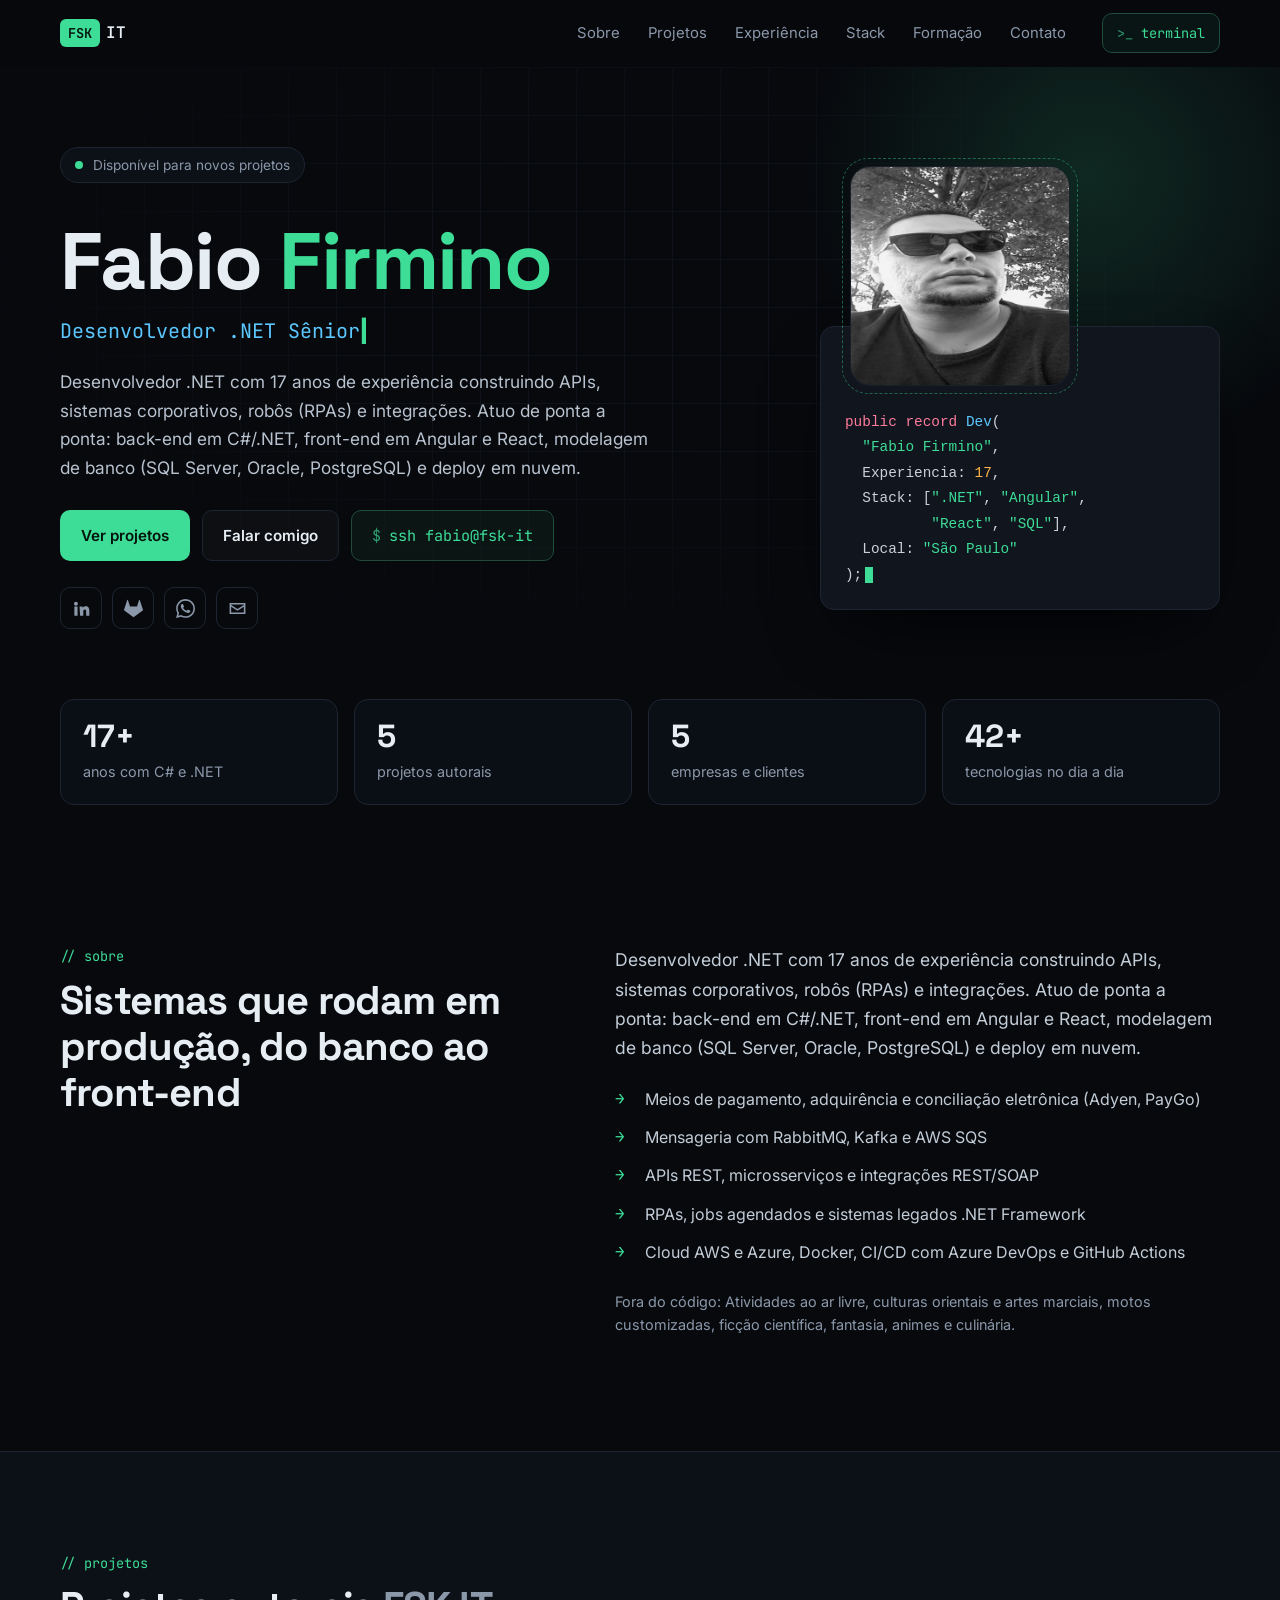
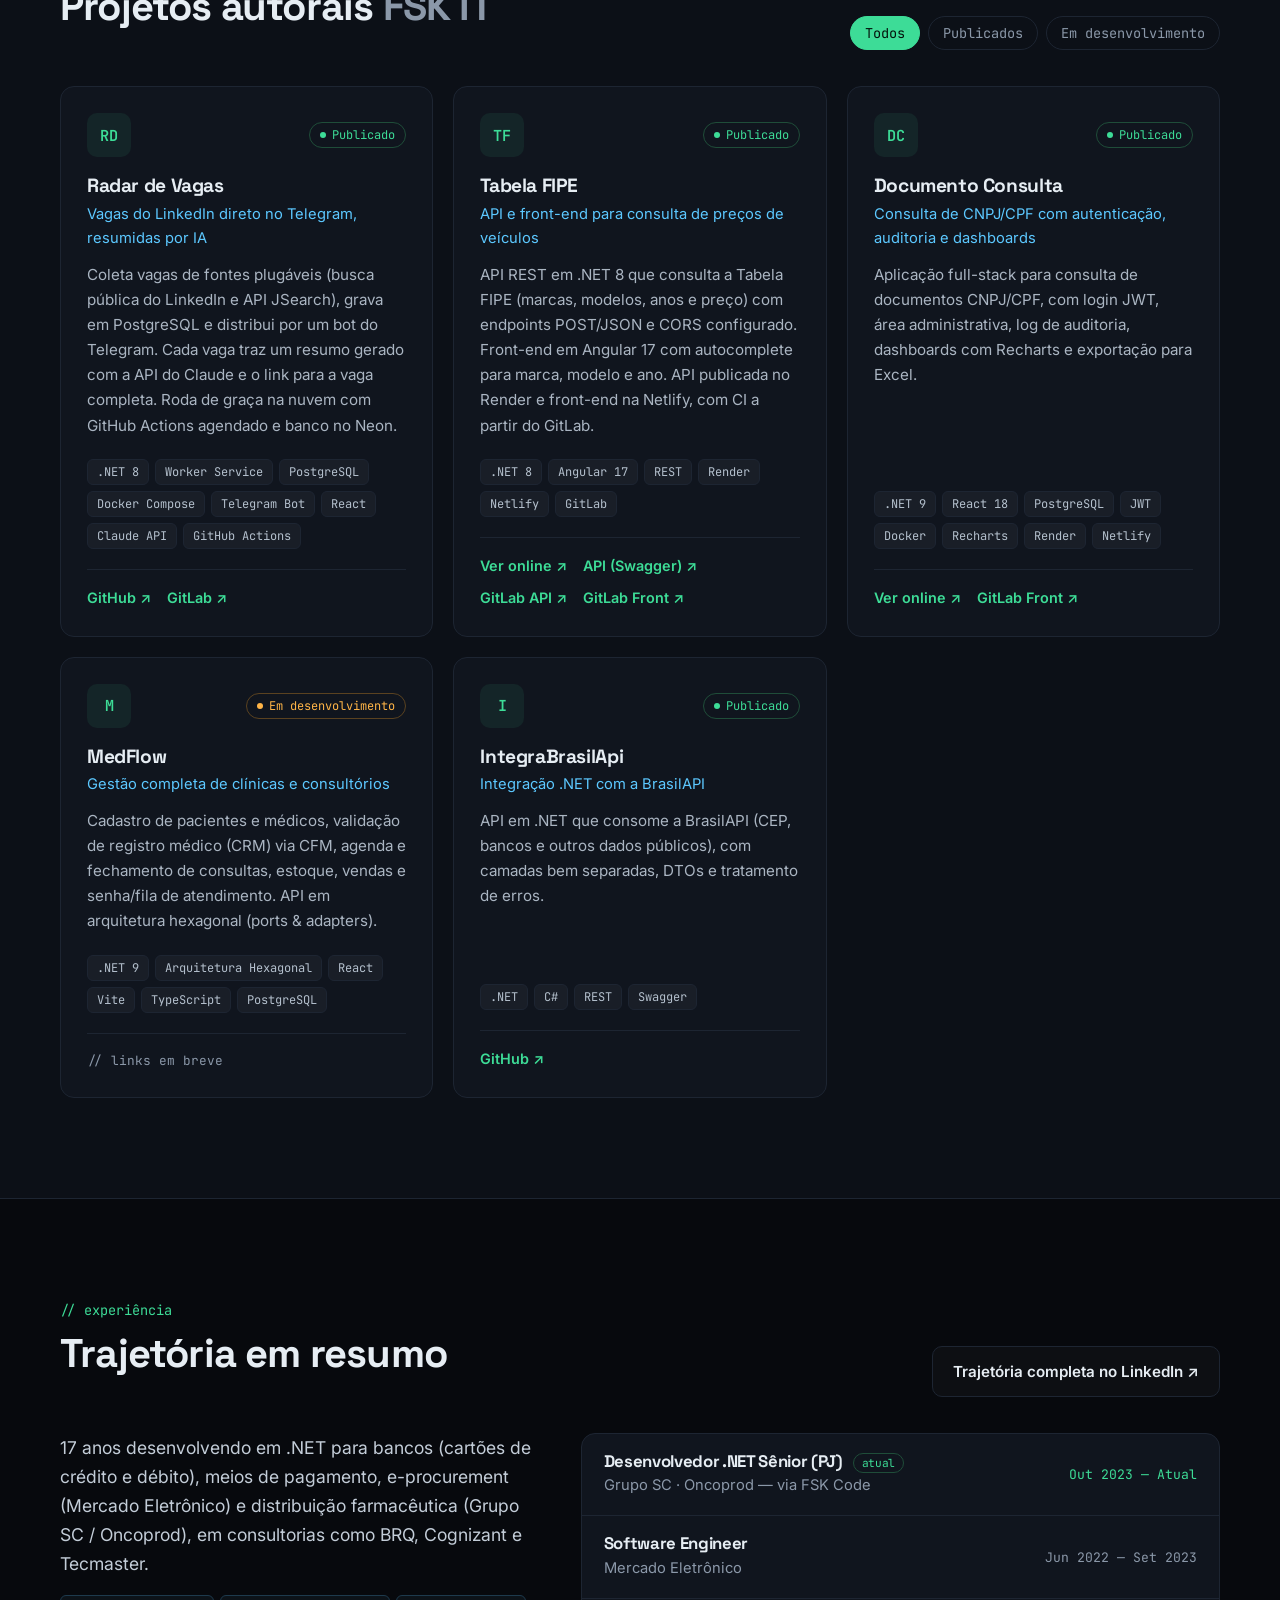
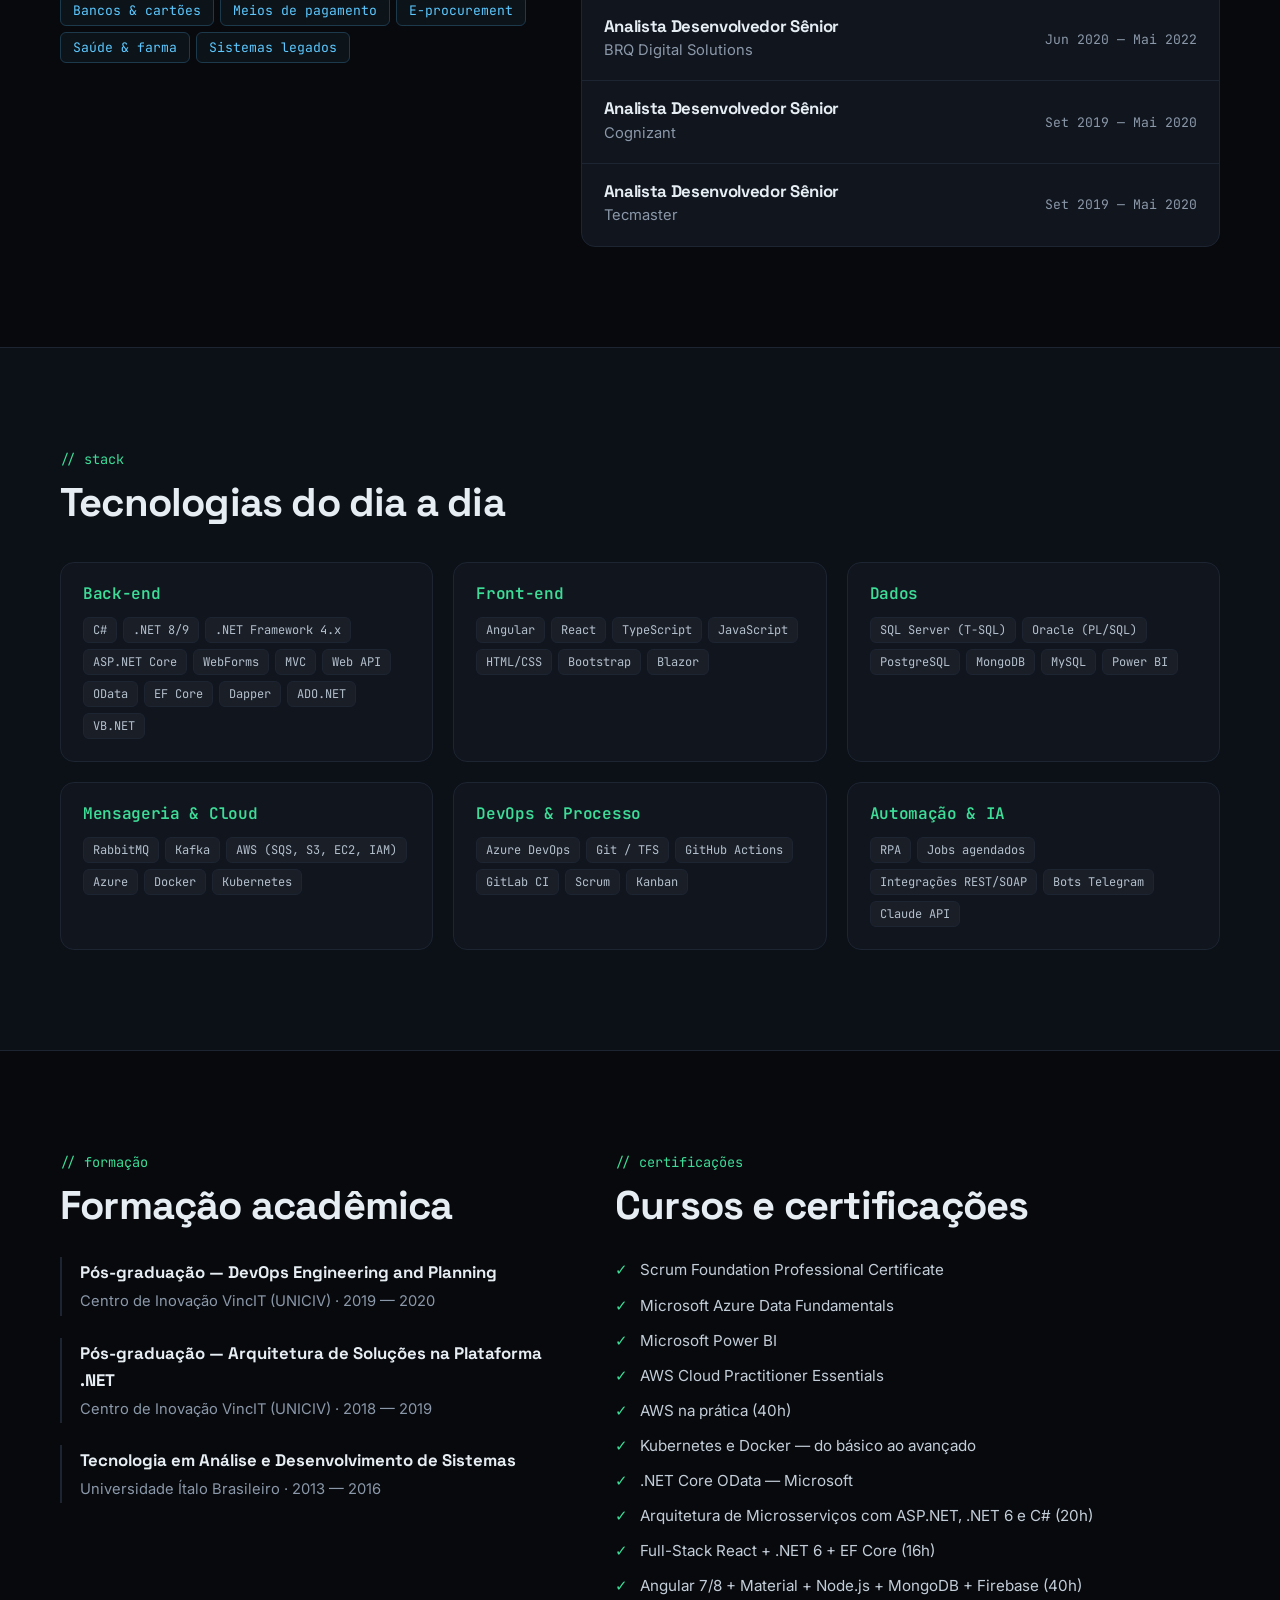
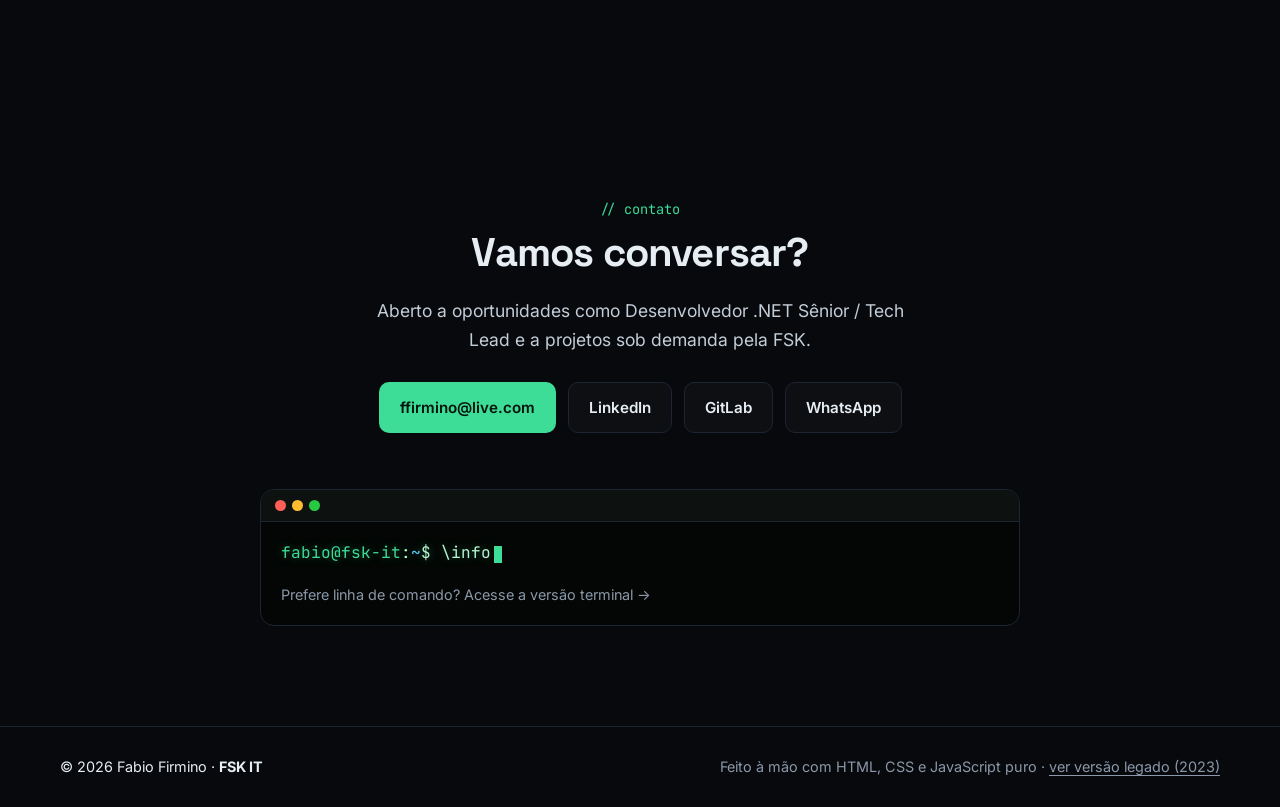
<file: index.html>
<!DOCTYPE html>
<html lang="pt-BR">
<head>
  <meta charset="utf-8" />
  <meta name="viewport" content="width=device-width, initial-scale=1" />
  <title>Fabio Firmino | Desenvolvedor .NET Sênior</title>
  <meta name="description" content="Fabio Firmino — Desenvolvedor .NET Sênior com 17 anos de experiência em APIs, sistemas corporativos, RPAs, Angular e React. Projetos: Radar de Vagas, Tabela FIPE, Documento Consulta, MedFlow." />
  <meta name="author" content="Fabio Firmino" />
  <meta property="og:title" content="Fabio Firmino | Desenvolvedor .NET Sênior" />
  <meta property="og:description" content="Portfólio, projetos e experiência. Também disponível em versão terminal." />
  <meta property="og:image" content="assets/img/profile.jpg" />
  <meta name="theme-color" content="#07090d" />
  <link rel="icon" type="image/x-icon" href="assets/img/favicon.ico" />
  <link rel="preconnect" href="https://fonts.googleapis.com" />
  <link rel="preconnect" href="https://fonts.gstatic.com" crossorigin />
  <link href="https://fonts.googleapis.com/css2?family=Space+Grotesk:wght@400;500;600;700&family=JetBrains+Mono:wght@400;600&family=Inter:wght@400;500;600&display=swap" rel="stylesheet" />
  <link href="css/main.css" rel="stylesheet" />
</head>
<body>
  <a class="skip" href="#conteudo">Pular para o conteúdo</a>

  <header class="topbar" id="topo">
    <div class="wrap topbar__in">
      <a class="logo" href="#topo" aria-label="Início">
        <span class="logo__mark">FSK</span><span class="logo__txt">IT</span>
      </a>
      <nav class="nav" id="nav" aria-label="Principal">
        <a href="#sobre">Sobre</a>
        <a href="#projetos">Projetos</a>
        <a href="#experiencia">Experiência</a>
        <a href="#stack">Stack</a>
        <a href="#formacao">Formação</a>
        <a href="#contato">Contato</a>
      </nav>
      <a class="btn btn--term" href="terminal.html" title="Abrir versão terminal">
        <span class="prompt">&gt;_</span> terminal
      </a>
      <button class="burger" id="burger" aria-label="Abrir menu" aria-expanded="false" aria-controls="nav"><span></span><span></span></button>
    </div>
  </header>

  <main id="conteudo">
    <!-- HERO -->
    <section class="hero">
      <div class="hero__grid" aria-hidden="true"></div>
      <div class="wrap hero__in">
        <div class="hero__text">
          <p class="eyebrow"><span class="dot"></span> Disponível para novos projetos</p>
          <h1>Fabio <span class="accent">Firmino</span></h1>
          <p class="hero__role" id="typed" data-words="Desenvolvedor .NET Sênior|Full-Stack .NET + Angular + React|APIs, RPAs e integrações|17 anos escrevendo C#">Desenvolvedor .NET Sênior</p>
          <p class="hero__lead" id="hero-summary"></p>
          <div class="hero__cta">
            <a class="btn btn--primary" href="#projetos">Ver projetos</a>
            <a class="btn btn--ghost" href="#contato">Falar comigo</a>
            <a class="btn btn--code" href="terminal.html"><span class="prompt">$</span> ssh fabio@fsk-it</a>
          </div>
          <div class="hero__social">
            <a href="https://www.linkedin.com/in/fafirmino" target="_blank" rel="noopener" aria-label="LinkedIn"><svg viewBox="0 0 24 24"><path d="M4.98 3.5a2.5 2.5 0 1 1 0 5 2.5 2.5 0 0 1 0-5zM3 9.5h4V21H3zM9.5 9.5h3.8v1.6h.06c.53-1 1.83-2.06 3.77-2.06 4.03 0 4.77 2.65 4.77 6.1V21h-4v-5.1c0-1.22-.02-2.78-1.7-2.78-1.7 0-1.96 1.33-1.96 2.7V21h-4z"/></svg></a>
            <a href="https://gitlab.com/ffirmino" target="_blank" rel="noopener" aria-label="GitLab"><svg viewBox="0 0 24 24"><path d="M23.955 13.587l-1.342-4.135-2.664-8.189a.455.455 0 0 0-.867 0L16.418 9.45H7.582L4.919 1.263a.455.455 0 0 0-.867 0L1.388 9.452.045 13.587a.924.924 0 0 0 .331 1.023L12 23.054l11.624-8.443a.92.92 0 0 0 .331-1.024"/></svg></a>
            <a href="#" data-wa target="_blank" rel="noopener" aria-label="WhatsApp"><svg viewBox="0 0 24 24"><path d="M17.5 14.4c-.3-.15-1.75-.86-2.02-.96-.27-.1-.47-.15-.67.15-.2.3-.77.96-.94 1.16-.17.2-.35.22-.65.07-.3-.15-1.26-.46-2.4-1.48-.89-.79-1.49-1.77-1.66-2.07-.17-.3-.02-.46.13-.61.13-.13.3-.35.45-.52.15-.17.2-.3.3-.5.1-.2.05-.37-.02-.52-.08-.15-.67-1.62-.92-2.22-.24-.58-.49-.5-.67-.51h-.57c-.2 0-.52.07-.8.37-.27.3-1.04 1.02-1.04 2.48s1.07 2.88 1.21 3.08c.15.2 2.1 3.2 5.08 4.49.71.31 1.26.49 1.7.63.71.22 1.36.19 1.87.12.57-.09 1.75-.72 2-1.41.25-.69.25-1.29.17-1.41-.07-.13-.27-.2-.57-.35zM12.04 21.8h-.01a9.9 9.9 0 0 1-5.04-1.38l-.36-.21-3.75.98 1-3.65-.23-.37A9.86 9.86 0 0 1 2.13 12C2.14 6.55 6.57 2.12 12.05 2.12c2.65 0 5.14 1.04 7.01 2.91a9.83 9.83 0 0 1 2.9 7c0 5.46-4.44 9.9-9.92 9.9zM20.48 3.6A11.8 11.8 0 0 0 12.04.13C5.5.13.17 5.45.17 12c0 2.1.55 4.13 1.59 5.93L.07 24l6.24-1.64a11.84 11.84 0 0 0 5.73 1.46h.01c6.54 0 11.87-5.33 11.87-11.87 0-3.17-1.24-6.15-3.48-8.39z"/></svg></a>
            <a href="mailto:ffirmino@live.com" aria-label="E-mail"><svg viewBox="0 0 24 24"><path d="M2 5h20v14H2zm2 2v.5l8 5 8-5V7zm16 2.85-8 5-8-5V17h16z"/></svg></a>
          </div>
        </div>
        <div class="hero__card" aria-hidden="true">
          <div class="photo">
            <img src="assets/img/profile.jpg" alt="" width="260" height="260" />
            <span class="photo__ring"></span>
          </div>
          <pre class="code"><code><span class="k">public record</span> <span class="t">Dev</span>(
  <span class="s">"Fabio Firmino"</span>,
  Experiencia: <span class="n">17</span>,
  Stack: [<span class="s">".NET"</span>, <span class="s">"Angular"</span>,
          <span class="s">"React"</span>, <span class="s">"SQL"</span>],
  Local: <span class="s">"São Paulo"</span>
);<span class="caret"></span></code></pre>
        </div>
      </div>
      <div class="wrap stats" id="stats"></div>
    </section>

    <!-- SOBRE -->
    <section class="section" id="sobre">
      <div class="wrap two">
        <div>
          <p class="label">// sobre</p>
          <h2>Sistemas que rodam em produção, do banco ao front-end</h2>
        </div>
        <div>
          <p class="lead" id="about-summary"></p>
          <ul class="checks" id="highlights"></ul>
          <p class="muted small" id="interests"></p>
        </div>
      </div>
    </section>

    <!-- PROJETOS -->
    <section class="section section--alt" id="projetos">
      <div class="wrap">
        <div class="section__head">
          <div>
            <p class="label">// projetos</p>
            <h2>Projetos autorais <span class="muted">FSK IT</span></h2>
          </div>
          <div class="filters" id="filters" role="tablist" aria-label="Filtrar projetos"></div>
        </div>
        <div class="projects" id="project-list"></div>
      </div>
    </section>

    <!-- EXPERIÊNCIA -->
    <section class="section" id="experiencia">
      <div class="wrap">
        <div class="section__head">
          <div>
            <p class="label">// experiência</p>
            <h2>Trajetória em resumo</h2>
          </div>
          <a class="btn btn--ghost" href="https://www.linkedin.com/in/fafirmino/details/experience/" target="_blank" rel="noopener">Trajetória completa no LinkedIn ↗</a>
        </div>
        <div class="exp">
          <div class="exp__intro">
            <p class="lead" id="exp-summary"></p>
            <ul class="chips chips--lg" id="exp-domains"></ul>
          </div>
          <ol class="exp__list" id="timeline"></ol>
        </div>
      </div>
    </section>

    <!-- STACK -->
    <section class="section section--alt" id="stack">
      <div class="wrap">
        <p class="label">// stack</p>
        <h2>Tecnologias do dia a dia</h2>
        <div class="skills" id="skills"></div>
      </div>
    </section>

    <!-- FORMAÇÃO -->
    <section class="section" id="formacao">
      <div class="wrap two two--top">
        <div>
          <p class="label">// formação</p>
          <h2>Formação acadêmica</h2>
          <ul class="edu" id="education"></ul>
        </div>
        <div>
          <p class="label">// certificações</p>
          <h2>Cursos e certificações</h2>
          <ul class="certs" id="certs"></ul>
        </div>
      </div>
    </section>

    <!-- CONTATO -->
    <section class="section contact" id="contato">
      <div class="wrap contact__in">
        <p class="label">// contato</p>
        <h2>Vamos conversar?</h2>
        <p class="lead">Aberto a oportunidades como Desenvolvedor .NET Sênior / Tech Lead e a projetos sob demanda pela FSK.</p>
        <div class="contact__btns">
          <a class="btn btn--primary" href="mailto:ffirmino@live.com">ffirmino@live.com</a>
          <a class="btn btn--ghost" href="https://www.linkedin.com/in/fafirmino" target="_blank" rel="noopener">LinkedIn</a>
          <a class="btn btn--ghost" href="https://gitlab.com/ffirmino" target="_blank" rel="noopener">GitLab</a>
          <a class="btn btn--ghost" href="#" data-wa target="_blank" rel="noopener">WhatsApp</a>
        </div>
        <a class="term-teaser" href="terminal.html">
          <span class="term-teaser__bar"><i></i><i></i><i></i></span>
          <span class="term-teaser__body"><span class="g">fabio@fsk-it</span>:<span class="b">~</span>$ \info<span class="caret"></span></span>
          <span class="term-teaser__hint">Prefere linha de comando? Acesse a versão terminal →</span>
        </a>
      </div>
    </section>
  </main>

  <footer class="footer">
    <div class="wrap footer__in">
      <span>© <span id="year"></span> Fabio Firmino · <strong>FSK IT</strong></span>
      <span class="muted">Feito à mão com HTML, CSS e JavaScript puro · <a href="legado/" class="legacy-link">ver versão legado (2023)</a></span>
    </div>
  </footer>

  <script src="js/data.js"></script>
  <script src="js/main.js"></script>
</body>
</html>
</file>
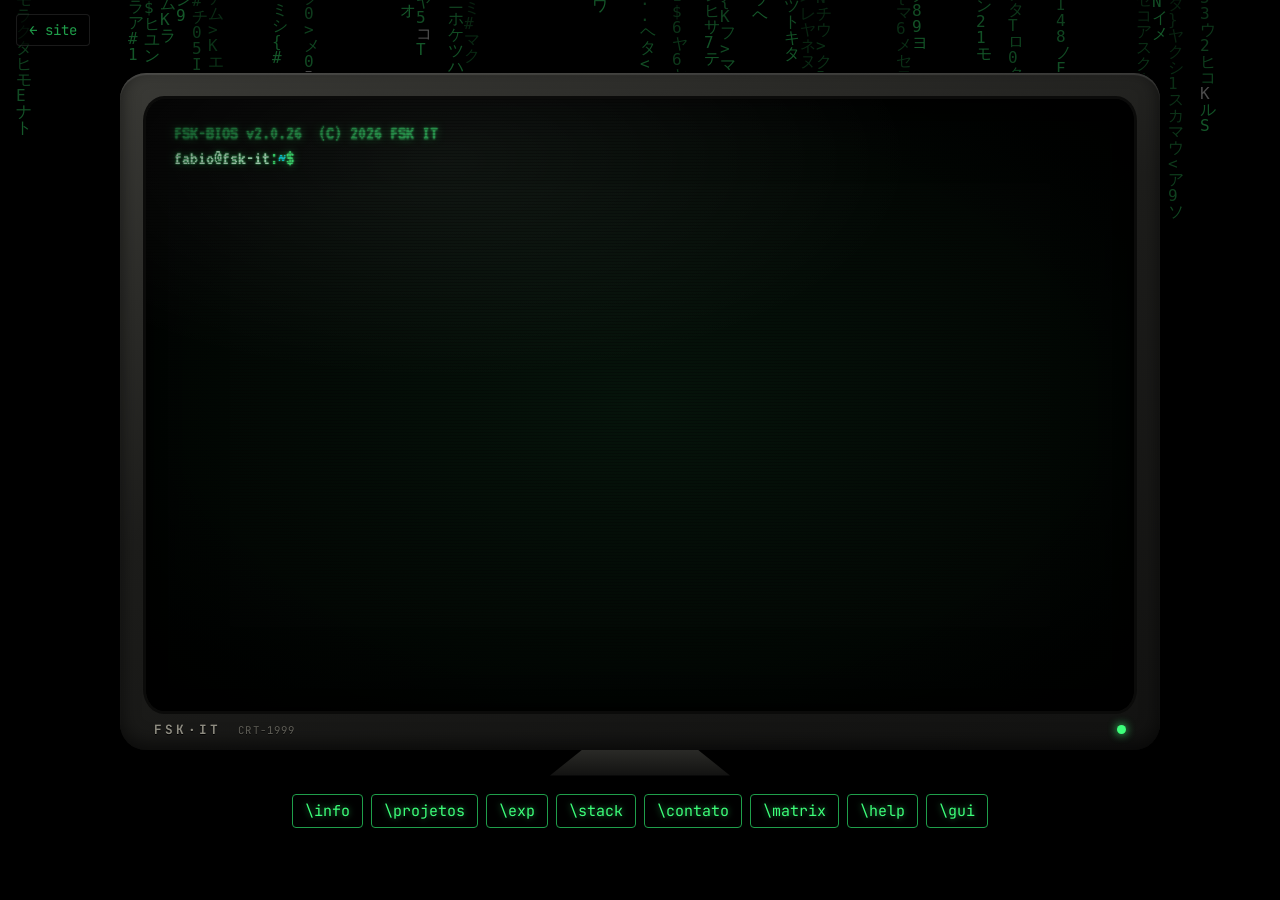
<file: terminal.html>
<!DOCTYPE html>
<html lang="pt-BR">
<head>
  <meta charset="utf-8" />
  <meta name="viewport" content="width=device-width, initial-scale=1, interactive-widget=resizes-content" />
  <title>fabio@fsk-it:~ | Terminal</title>
  <meta name="description" content="Portfólio de Fabio Firmino em modo terminal. Digite \help para ver os comandos." />
  <meta name="theme-color" content="#000000" />
  <link rel="icon" type="image/x-icon" href="assets/img/favicon.ico" />
  <link rel="preconnect" href="https://fonts.googleapis.com" />
  <link rel="preconnect" href="https://fonts.gstatic.com" crossorigin />
  <link href="https://fonts.googleapis.com/css2?family=VT323&family=JetBrains+Mono:wght@400;700&display=swap" rel="stylesheet" />
  <link href="css/terminal.css" rel="stylesheet" />
</head>
<body class="theme-verde">
  <canvas id="rain" aria-hidden="true"></canvas>

  <div class="monitor" id="monitor">
    <div class="bezel">
      <div class="screen" id="screen">
        <div class="glare" aria-hidden="true"></div>
        <div class="scan" aria-hidden="true"></div>
        <div class="term" id="term" role="log" aria-live="polite" aria-label="Saída do terminal">
          <div id="out"></div>
          <form class="line" id="form" autocomplete="off">
            <label class="ps1" for="cmd"><span class="u">fabio@fsk-it</span>:<span class="p">~</span>$</label>
            <span class="input-wrap">
              <input id="cmd" type="text" spellcheck="false" autocapitalize="off" autocorrect="off" enterkeyhint="go" aria-label="Digite um comando" disabled />
              <span class="ghost" id="ghost" aria-hidden="true"></span>
            </span>
          </form>
        </div>
      </div>
      <div class="bezel__foot">
        <span class="brand">FSK·IT <small>CRT-1999</small></span>
        <span class="led" title="Ligado"></span>
      </div>
    </div>
    <div class="stand" aria-hidden="true"></div>
  </div>

  <nav class="quick" id="quick" aria-label="Comandos rápidos"></nav>

  <a class="back" href="index.html" title="Voltar ao site">← site</a>

  <div class="fullrain" id="fullrain" hidden><span>pressione qualquer tecla para sair da Matrix</span></div>

  <script src="js/data.js"></script>
  <script src="js/terminal.js"></script>
</body>
</html>
</file>
<file: css/main.css>
:root {
  --bg: #07090d;
  --bg-2: #0c1017;
  --card: #10151e;
  --line: #1d2532;
  --text: #e6edf3;
  --muted: #8b98a9;
  --accent: #3ddc97;
  --accent-2: #5cc8ff;
  --warn: #ffb547;
  --radius: 14px;
  --mono: "JetBrains Mono", ui-monospace, Consolas, monospace;
  --display: "Space Grotesk", "Inter", system-ui, sans-serif;
  --body: "Inter", system-ui, -apple-system, "Segoe UI", sans-serif;
}
* { box-sizing: border-box; }
html { scroll-behavior: smooth; scroll-padding-top: 76px; }
body {
  margin: 0; background: var(--bg); color: var(--text);
  font: 16px/1.65 var(--body); -webkit-font-smoothing: antialiased;
}
img { max-width: 100%; display: block; }
a { color: inherit; text-decoration: none; }
h1, h2, h3 { font-family: var(--display); line-height: 1.15; margin: 0 0 .5em; letter-spacing: -.02em; }
h2 { font-size: clamp(1.7rem, 3.4vw, 2.5rem); }
h3 { font-size: 1.2rem; }
p { margin: 0 0 1em; }
.wrap { width: min(1160px, 100% - 40px); margin-inline: auto; }
.muted { color: var(--muted); }
.small { font-size: .9rem; }
.accent { color: var(--accent); }
.label { font-family: var(--mono); color: var(--accent); font-size: .85rem; margin: 0 0 .6rem; }
.lead { font-size: 1.1rem; color: #c3cdd8; }
.skip { position: absolute; left: -999px; }
.skip:focus { left: 12px; top: 12px; z-index: 100; background: var(--accent); color: #000; padding: 8px 12px; border-radius: 8px; }
:focus-visible { outline: 2px solid var(--accent); outline-offset: 3px; border-radius: 6px; }

/* ---------- Topbar ---------- */
.topbar {
  position: sticky; top: 0; z-index: 50;
  background: rgba(7, 9, 13, .72); backdrop-filter: blur(14px);
  border-bottom: 1px solid transparent; transition: border-color .3s;
}
.topbar.scrolled { border-bottom-color: var(--line); }
.topbar__in { display: flex; align-items: center; gap: 24px; height: 66px; }
.logo { display: flex; align-items: center; gap: 6px; font-family: var(--mono); font-weight: 600; }
.logo__mark { background: var(--accent); color: #04140c; padding: 3px 8px; border-radius: 6px; font-size: .85rem; }
.logo__txt { color: var(--text); }
.nav { display: flex; gap: 4px; margin-left: auto; }
.nav a { padding: 8px 12px; border-radius: 8px; color: var(--muted); font-size: .93rem; transition: color .2s, background .2s; }
.nav a:hover, .nav a.active { color: var(--text); background: #ffffff0d; }
.burger { display: none; background: none; border: 0; width: 40px; height: 40px; cursor: pointer; position: relative; }
.burger span { position: absolute; left: 10px; right: 10px; height: 2px; background: var(--text); transition: .3s; }
.burger span:first-child { top: 15px; } .burger span:last-child { top: 23px; }
.burger[aria-expanded="true"] span:first-child { top: 19px; transform: rotate(45deg); }
.burger[aria-expanded="true"] span:last-child { top: 19px; transform: rotate(-45deg); }

/* ---------- Buttons ---------- */
.btn {
  display: inline-flex; align-items: center; gap: 8px; padding: 12px 20px; border-radius: 10px;
  font-weight: 600; font-size: .95rem; border: 1px solid transparent; transition: transform .2s, background .2s, border-color .2s, box-shadow .2s;
}
.btn:hover { transform: translateY(-2px); }
.btn--primary { background: var(--accent); color: #04140c; }
.btn--primary:hover { box-shadow: 0 8px 30px -8px var(--accent); }
.btn--ghost { border-color: var(--line); background: #ffffff06; }
.btn--ghost:hover { border-color: #3a4657; }
.btn--code, .btn--term { font-family: var(--mono); font-weight: 400; border-color: #1f4d39; color: var(--accent); background: #3ddc970d; }
.btn--code:hover, .btn--term:hover { background: #3ddc971f; border-color: var(--accent); }
.btn--term { padding: 8px 14px; font-size: .85rem; }
.prompt { opacity: .7; }

/* ---------- Hero ---------- */
.hero { position: relative; padding: 80px 0 40px; overflow: hidden; }
.hero__grid {
  position: absolute; inset: 0; pointer-events: none;
  background-image: linear-gradient(var(--line) 1px, transparent 1px), linear-gradient(90deg, var(--line) 1px, transparent 1px);
  background-size: 48px 48px; opacity: .35;
  mask-image: radial-gradient(ellipse 70% 60% at 50% 30%, #000 30%, transparent 75%);
}
.hero::before {
  content: ""; position: absolute; width: 620px; height: 620px; right: -120px; top: -200px; border-radius: 50%;
  background: radial-gradient(circle, #3ddc9726, transparent 65%); pointer-events: none;
}
.hero__in { position: relative; display: grid; grid-template-columns: 1.25fr .9fr; gap: 56px; align-items: center; }
.eyebrow { display: inline-flex; align-items: center; gap: 10px; font-size: .85rem; color: var(--muted); border: 1px solid var(--line); padding: 6px 14px; border-radius: 99px; background: var(--bg-2); }
.dot { width: 8px; height: 8px; border-radius: 50%; background: var(--accent); box-shadow: 0 0 0 0 var(--accent); animation: pulse 2s infinite; }
@keyframes pulse { 70% { box-shadow: 0 0 0 8px transparent; } 100% { box-shadow: 0 0 0 0 transparent; } }
.hero h1 { font-size: clamp(2.8rem, 7vw, 5rem); margin: 18px 0 8px; }
.hero__role { font-family: var(--mono); font-size: clamp(1rem, 2.2vw, 1.25rem); color: var(--accent-2); min-height: 1.6em; }
.hero__role::after { content: "▍"; color: var(--accent); animation: blink 1s steps(1) infinite; margin-left: 2px; }
@keyframes blink { 50% { opacity: 0; } }
.hero__lead { color: #b8c3cf; font-size: 1.08rem; max-width: 600px; }
.hero__cta { display: flex; flex-wrap: wrap; gap: 12px; margin: 28px 0 26px; }
.hero__social { display: flex; gap: 10px; }
.hero__social a { width: 42px; height: 42px; display: grid; place-items: center; border: 1px solid var(--line); border-radius: 10px; color: var(--muted); transition: .2s; }
.hero__social a:hover { color: var(--accent); border-color: var(--accent); transform: translateY(-2px); }
.hero__social svg { width: 19px; height: 19px; fill: currentColor; }
.hero__card { position: relative; justify-self: end; width: 100%; max-width: 400px; }
.photo { position: relative; width: 220px; margin: 0 0 -60px 30px; z-index: 2; }
.photo img { width: 100%; height: auto; border-radius: 20px; aspect-ratio: 1; object-fit: cover; filter: grayscale(.15) contrast(1.05); border: 1px solid var(--line); }
.photo__ring { position: absolute; inset: -8px; border: 1px dashed #3ddc9766; border-radius: 26px; animation: spin 40s linear infinite; }
@keyframes spin { to { transform: rotate(360deg); } }
.code {
  margin: 0; background: var(--card); border: 1px solid var(--line); border-radius: var(--radius);
  padding: 82px 24px 22px; font: .9rem/1.7 var(--mono); color: #c9d1d9; overflow-x: auto;
  box-shadow: 0 30px 80px -30px #000;
}
.code .k { color: #ff7b9c; } .code .t { color: var(--accent-2); } .code .s { color: var(--accent); } .code .n { color: var(--warn); }
.caret { display: inline-block; width: 8px; height: 1.1em; background: var(--accent); vertical-align: text-bottom; margin-left: 3px; animation: blink 1s steps(1) infinite; }
.stats { position: relative; display: grid; grid-template-columns: repeat(4, 1fr); gap: 16px; margin-top: 70px; }
.stat { border: 1px solid var(--line); background: #0c1017cc; border-radius: var(--radius); padding: 20px 22px; }
.stat b { display: block; font: 700 2rem/1 var(--display); color: var(--text); margin-bottom: 6px; }
.stat span { color: var(--muted); font-size: .9rem; }

/* ---------- Sections ---------- */
.section { padding: 100px 0; }
.section--alt { background: var(--bg-2); border-block: 1px solid var(--line); }
.section__head { display: flex; justify-content: space-between; align-items: end; gap: 20px; flex-wrap: wrap; margin-bottom: 36px; }
.two { display: grid; grid-template-columns: .9fr 1.1fr; gap: 60px; }
.two--top { align-items: start; }
.checks { list-style: none; padding: 0; margin: 24px 0; display: grid; gap: 12px; }
.checks li { position: relative; padding-left: 30px; color: #c3cdd8; }
.checks li::before { content: "→"; position: absolute; left: 0; color: var(--accent); font-family: var(--mono); }

/* ---------- Projects ---------- */
.filters { display: flex; gap: 8px; flex-wrap: wrap; }
.filter { font: .85rem var(--mono); padding: 7px 14px; border-radius: 99px; border: 1px solid var(--line); background: transparent; color: var(--muted); cursor: pointer; transition: .2s; }
.filter:hover { color: var(--text); }
.filter.on { background: var(--accent); border-color: var(--accent); color: #04140c; }
.projects { display: grid; grid-template-columns: repeat(auto-fill, minmax(330px, 1fr)); gap: 20px; }
.project {
  position: relative; display: flex; flex-direction: column; background: var(--card); border: 1px solid var(--line);
  border-radius: var(--radius); padding: 26px; transition: transform .3s, border-color .3s; overflow: hidden;
}
.project::before {
  content: ""; position: absolute; inset: 0; pointer-events: none; opacity: 0; transition: opacity .3s;
  background: radial-gradient(400px circle at var(--mx, 50%) var(--my, 0%), #3ddc9714, transparent 60%);
}
.project:hover { transform: translateY(-4px); border-color: #2b3a4d; }
.project:hover::before { opacity: 1; }
.project__top { display: flex; justify-content: space-between; align-items: center; margin-bottom: 18px; }
.project__icon { width: 44px; height: 44px; display: grid; place-items: center; border-radius: 10px; background: #3ddc9714; color: var(--accent); font: 600 .95rem var(--mono); }
.badge { font: .75rem var(--mono); padding: 4px 10px; border-radius: 99px; border: 1px solid; display: inline-flex; align-items: center; gap: 6px; }
.badge::before { content: ""; width: 6px; height: 6px; border-radius: 50%; background: currentColor; }
.badge--online { color: var(--accent); border-color: #1f4d39; }
.badge--dev { color: var(--warn); border-color: #5a4220; }
.project h3 { margin-bottom: 4px; }
.project__tag { color: var(--accent-2); font-size: .92rem; margin-bottom: 12px; }
.project__desc { color: #aab5c2; font-size: .95rem; flex: 1; }
.chips { display: flex; flex-wrap: wrap; gap: 6px; margin: 6px 0 0; padding: 0; list-style: none; }
.chips li { font: .75rem var(--mono); padding: 4px 9px; border-radius: 6px; background: #ffffff0a; color: #b4c0cd; border: 1px solid var(--line); }
.project__links { display: flex; flex-wrap: wrap; gap: 8px 16px; margin-top: 20px; padding-top: 16px; border-top: 1px solid var(--line); font-size: .9rem; }
.project__links a { color: var(--accent); font-weight: 600; }
.project__links a:hover { text-decoration: underline; }
.project__links .soon { color: var(--muted); font-family: var(--mono); font-size: .8rem; }

/* ---------- Experiência (resumo) ---------- */
.exp { display: grid; grid-template-columns: .85fr 1.15fr; gap: 48px; align-items: start; }
.chips--lg li { font-size: .82rem; padding: 6px 12px; color: var(--accent-2); border-color: #1d3a4d; background: #5cc8ff0d; }
.exp__list { list-style: none; margin: 0; padding: 0; border: 1px solid var(--line); border-radius: var(--radius); background: var(--card); overflow: hidden; }
.tl { display: grid; grid-template-columns: 1fr auto; gap: 2px 20px; padding: 18px 22px; border-bottom: 1px solid var(--line); transition: background .2s; }
.tl:last-child { border-bottom: 0; }
.tl:hover { background: #ffffff05; }
.tl h3 { margin: 0; font-size: 1.05rem; }
.tl__co { color: var(--muted); font-size: .92rem; }
.tl__period { font: .82rem var(--mono); color: var(--muted); white-space: nowrap; grid-column: 2; grid-row: 1 / span 2; align-self: center; }
.tl.now h3::after { content: "atual"; font: .7rem var(--mono); color: var(--accent); border: 1px solid #1f4d39; padding: 2px 8px; border-radius: 99px; margin-left: 10px; vertical-align: middle; }
.tl.now .tl__period { color: var(--accent); }

/* ---------- Skills ---------- */
.skills { display: grid; grid-template-columns: repeat(3, 1fr); gap: 20px; margin-top: 36px; }
.skill { background: var(--card); border: 1px solid var(--line); border-radius: var(--radius); padding: 22px; }
.skill h3 { font-size: 1rem; font-family: var(--mono); color: var(--accent); font-weight: 600; margin-bottom: 14px; }

/* ---------- Education ---------- */
.edu, .certs { list-style: none; padding: 0; margin: 28px 0 0; }
.edu li { border-left: 2px solid var(--line); padding: 2px 0 2px 18px; margin-bottom: 22px; }
.edu b { display: block; font-family: var(--display); font-size: 1.05rem; }
.edu span { color: var(--muted); font-size: .92rem; }
.certs { display: grid; gap: 10px; }
.certs li { display: flex; gap: 12px; align-items: start; color: #c3cdd8; font-size: .95rem; }
.certs li::before { content: "✓"; color: var(--accent); font-family: var(--mono); }

/* ---------- Contact ---------- */
.contact { text-align: center; }
.contact__in { max-width: 760px; }
.contact .lead { margin-inline: auto; max-width: 560px; }
.contact__btns { display: flex; justify-content: center; flex-wrap: wrap; gap: 12px; margin: 28px 0 56px; }
.term-teaser { display: block; text-align: left; border: 1px solid var(--line); border-radius: var(--radius); background: #030604; overflow: hidden; transition: border-color .3s, transform .3s; }
.term-teaser:hover { border-color: var(--accent); transform: translateY(-3px); }
.term-teaser__bar { display: flex; gap: 6px; padding: 10px 14px; background: #0d1210; border-bottom: 1px solid var(--line); }
.term-teaser__bar i { width: 11px; height: 11px; border-radius: 50%; background: #2a332e; }
.term-teaser__bar i:first-child { background: #ff5f57; } .term-teaser__bar i:nth-child(2) { background: #febc2e; } .term-teaser__bar i:nth-child(3) { background: #28c840; }
.term-teaser__body { display: block; padding: 20px; font: 1rem var(--mono); color: #b7f5cf; text-shadow: 0 0 8px #3ddc9766; }
.term-teaser__body .g { color: var(--accent); } .term-teaser__body .b { color: var(--accent-2); }
.term-teaser__hint { display: block; padding: 0 20px 18px; font-size: .9rem; color: var(--muted); }

/* ---------- Footer ---------- */
.footer { border-top: 1px solid var(--line); padding: 28px 0; font-size: .9rem; }
.footer__in { display: flex; justify-content: space-between; gap: 12px; flex-wrap: wrap; }

/* ---------- Reveal ---------- */
.reveal { opacity: 0; transform: translateY(18px); transition: opacity .7s ease, transform .7s ease; }
.reveal.in { opacity: 1; transform: none; }
@media (prefers-reduced-motion: reduce) {
  *, *::before, *::after { animation: none !important; transition: none !important; }
  .reveal { opacity: 1; transform: none; }
}

/* ---------- Responsive ---------- */
@media (max-width: 960px) {
  .hero__in, .two, .exp { grid-template-columns: 1fr; gap: 40px; }
  .hero__card { justify-self: start; }
  .stats { grid-template-columns: repeat(2, 1fr); }
  .skills { grid-template-columns: repeat(2, 1fr); }
}
@media (max-width: 820px) {
  .burger { display: block; }
  .btn--term { margin-left: auto; }
  .nav {
    position: fixed; top: 66px; left: 0; right: 0; flex-direction: column; gap: 0; padding: 10px 20px 20px;
    background: rgba(7, 9, 13, .97); border-bottom: 1px solid var(--line);
    transform: translateY(-120%); transition: transform .3s; margin: 0;
  }
  .nav.open { transform: none; }
  .nav a { padding: 14px 8px; border-bottom: 1px solid var(--line); border-radius: 0; }
}
@media (max-width: 560px) {
  .hero { padding-top: 48px; }
  .section { padding: 72px 0; }
  .skills { grid-template-columns: 1fr; }
  .projects { grid-template-columns: 1fr; }
  .tl { grid-template-columns: 1fr; }
  .tl__period { grid-column: 1; grid-row: auto; order: 3; }
  .photo { width: 170px; }
  .hero__cta .btn { flex: 1 1 auto; justify-content: center; }
}
.legacy-link { color: var(--muted); text-decoration: underline; text-underline-offset: 3px; }
.legacy-link:hover { color: var(--accent); }
</file>
<file: css/terminal.css>
:root { --fg: #3dff7a; --fg-dim: #1f9e4a; --fg-hi: #c8ffd9; --hl: #00e5ff; --warn: #ffd166; --err: #ff5c5c; --glow: rgba(61, 255, 122, .55); }
body.theme-ambar { --fg: #ffb000; --fg-dim: #a06c00; --fg-hi: #ffe4a8; --hl: #ffd27a; --glow: rgba(255, 176, 0, .5); }
body.theme-azul  { --fg: #4fc3ff; --fg-dim: #2a6f99; --fg-hi: #d3f0ff; --hl: #9be7ff; --glow: rgba(79, 195, 255, .5); }

* { box-sizing: border-box; }
html, body { height: 100%; margin: 0; }
body {
  background: #000; color: var(--fg); overflow: hidden;
  font-family: "VT323", "JetBrains Mono", monospace;
  display: flex; flex-direction: column; align-items: center; justify-content: center;
}
#rain { position: fixed; inset: 0; width: 100%; height: 100%; opacity: .35; z-index: 0; }

/* ---------- Monitor CRT ---------- */
.monitor { position: relative; z-index: 1; width: min(1040px, 94vw); display: flex; flex-direction: column; align-items: center; }
.bezel {
  width: 100%; padding: 26px 26px 12px; border-radius: 26px;
  background: linear-gradient(160deg, #3a3a36, #1d1d1b 45%, #121211);
  box-shadow: inset 0 2px 1px #ffffff1f, inset 0 -6px 18px #0009, 0 40px 90px -20px #000, 0 0 0 1px #000;
}
.screen {
  position: relative; height: min(68vh, 640px); border-radius: 18px / 22px; overflow: hidden;
  background: radial-gradient(ellipse at center, #06140b 0%, #020603 70%, #000 100%);
  box-shadow: inset 0 0 70px #000, inset 0 0 18px #000, 0 0 0 3px #0b0b0a;
  animation: flicker 6s infinite steps(1);
}
body.theme-ambar .screen { background: radial-gradient(ellipse at center, #140d02 0%, #060401 70%, #000 100%); }
body.theme-azul .screen  { background: radial-gradient(ellipse at center, #031019 0%, #010509 70%, #000 100%); }
@keyframes flicker { 0%, 100% { filter: brightness(1); } 47% { filter: brightness(1.04); } 48% { filter: brightness(.94); } 49% { filter: brightness(1); } }
.scan, .glare { position: absolute; inset: 0; pointer-events: none; z-index: 3; }
.scan {
  background: repeating-linear-gradient(to bottom, rgba(0, 0, 0, .28) 0 1px, transparent 1px 3px);
  mix-blend-mode: multiply;
}
.scan::after {
  content: ""; position: absolute; left: 0; right: 0; height: 120px; top: -120px;
  background: linear-gradient(transparent, rgba(255, 255, 255, .035), transparent);
  animation: roll 7s linear infinite;
}
@keyframes roll { to { top: 110%; } }
.glare { background: radial-gradient(ellipse 80% 60% at 30% 10%, rgba(255, 255, 255, .06), transparent 60%), radial-gradient(ellipse at center, transparent 60%, rgba(0, 0, 0, .55) 100%); }
.bezel__foot { display: flex; justify-content: space-between; align-items: center; padding: 10px 8px 0; }
.brand { font: 700 .8rem "JetBrains Mono", monospace; letter-spacing: .25em; color: #8d8b80; text-shadow: 0 1px 0 #000; }
.brand small { font-weight: 400; letter-spacing: .1em; opacity: .6; margin-left: 6px; }
.led { width: 9px; height: 9px; border-radius: 50%; background: var(--fg); box-shadow: 0 0 10px var(--fg); }
.stand { width: 180px; height: 26px; background: linear-gradient(#2a2a27, #121211); clip-path: polygon(18% 0, 82% 0, 100% 100%, 0 100%); }

/* ---------- Terminal ---------- */
.term {
  position: absolute; inset: 0; z-index: 2; padding: 22px 28px; overflow-y: auto; overflow-x: hidden;
  font-size: clamp(17px, 1.6vw, 22px); line-height: 1.25; cursor: text;
  text-shadow: 0 0 2px var(--fg), 0 0 9px var(--glow);
  scrollbar-width: thin; scrollbar-color: var(--fg-dim) transparent;
}
.term::-webkit-scrollbar { width: 6px; } .term::-webkit-scrollbar-thumb { background: var(--fg-dim); }
#out > div { white-space: pre-wrap; word-break: break-word; min-height: 1.25em; }
.line { display: flex; gap: 10px; align-items: baseline; }
.ps1 { white-space: nowrap; }
.u { color: var(--fg-hi); } .p { color: var(--hl); }
.input-wrap { position: relative; flex: 1; }
#cmd {
  width: 100%; background: transparent; border: 0; outline: 0; padding: 0; margin: 0;
  color: var(--fg-hi); font: inherit; text-shadow: inherit; caret-color: var(--fg); caret-shape: block;
}
.ghost { position: absolute; left: 0; top: 0; pointer-events: none; opacity: .35; white-space: pre; }
.hl { color: var(--hl); } .hi { color: var(--fg-hi); } .dim { color: var(--fg-dim); } .warn { color: var(--warn); } .err { color: var(--err); }
.cmd-link { color: var(--hl); cursor: pointer; text-decoration: underline dotted; text-underline-offset: 3px; }
.cmd-link:hover { color: var(--fg-hi); }
a.ext { color: var(--hl); }
.ascii { font-family: "JetBrains Mono", monospace; font-size: clamp(7px, 1.05vw, 13px); line-height: 1.1; color: var(--fg); white-space: pre !important; overflow: hidden; }
.photo-ascii { display: flex; gap: 22px; align-items: flex-start; flex-wrap: wrap; }
.photo-ascii img { width: 120px; height: 120px; object-fit: cover; filter: grayscale(1) contrast(1.2) brightness(.9) sepia(1) hue-rotate(70deg) saturate(4); border: 1px solid var(--fg-dim); image-rendering: pixelated; }
body.theme-ambar .photo-ascii img { filter: grayscale(1) contrast(1.2) sepia(1) saturate(4); }
body.theme-azul .photo-ascii img { filter: grayscale(1) contrast(1.2) sepia(1) hue-rotate(160deg) saturate(4); }
.bar { display: inline-block; color: var(--fg); }

/* ---------- Comandos rápidos ---------- */
.quick { position: relative; z-index: 1; display: flex; flex-wrap: wrap; justify-content: center; gap: 8px; margin-top: 18px; max-width: 94vw; }
.quick button {
  font: 15px "JetBrains Mono", monospace; color: var(--fg); background: #000c; border: 1px solid var(--fg-dim);
  padding: 6px 12px; border-radius: 4px; cursor: pointer; text-shadow: 0 0 6px var(--glow); transition: .15s;
}
.quick button:hover, .quick button:focus-visible { background: var(--fg); color: #000; text-shadow: none; outline: none; }

.back {
  position: fixed; top: 14px; left: 16px; z-index: 5; font: 14px "JetBrains Mono", monospace; color: var(--fg-dim);
  text-decoration: none; border: 1px solid #ffffff1a; padding: 6px 12px; border-radius: 4px; background: #000a;
}
.back:hover { color: var(--fg); border-color: var(--fg-dim); }

.fullrain { position: fixed; inset: 0; z-index: 10; display: flex; align-items: flex-end; justify-content: center; padding-bottom: 30px; cursor: pointer; }
.fullrain[hidden] { display: none; }
.fullrain span { font: 14px "JetBrains Mono", monospace; color: var(--fg); background: #000c; padding: 6px 12px; animation: blink 1.2s steps(1) infinite; }
body.matrix-full .monitor, body.matrix-full .quick, body.matrix-full .back { opacity: 0; pointer-events: none; transition: opacity .6s; }
body.matrix-full #rain { opacity: 1; }
@keyframes blink { 50% { opacity: 0; } }

/* Desligar/ligar CRT */
.screen.on { animation: turnOn .9s ease-out both, flicker 6s 1s infinite steps(1); }
@keyframes turnOn {
  0% { transform: scale(1, .004); filter: brightness(4); }
  40% { transform: scale(1, .004); filter: brightness(4); }
  70% { transform: scale(1, 1); filter: brightness(1.6); }
  100% { transform: none; filter: none; }
}
.screen.off { animation: turnOff .55s ease-in forwards; }
@keyframes turnOff {
  0% { transform: none; filter: brightness(1); }
  60% { transform: scale(1, .004); filter: brightness(5); }
  100% { transform: scale(0, .004); filter: brightness(8); }
}

@media (max-width: 700px) {
  body { justify-content: flex-start; padding-top: 52px; }
  .bezel { padding: 12px 12px 6px; border-radius: 16px; }
  .screen { height: calc(100dvh - 210px); border-radius: 10px; }
  .term { padding: 14px 14px; font-size: 17px; }
  .stand { display: none; }
  .quick { margin-top: 12px; gap: 6px; }
  .quick button { font-size: 13px; padding: 5px 9px; }
  .bezel__foot { padding-top: 6px; }
}
@media (prefers-reduced-motion: reduce) {
  .screen, .scan::after, .screen.on { animation: none !important; }
}
</file>
